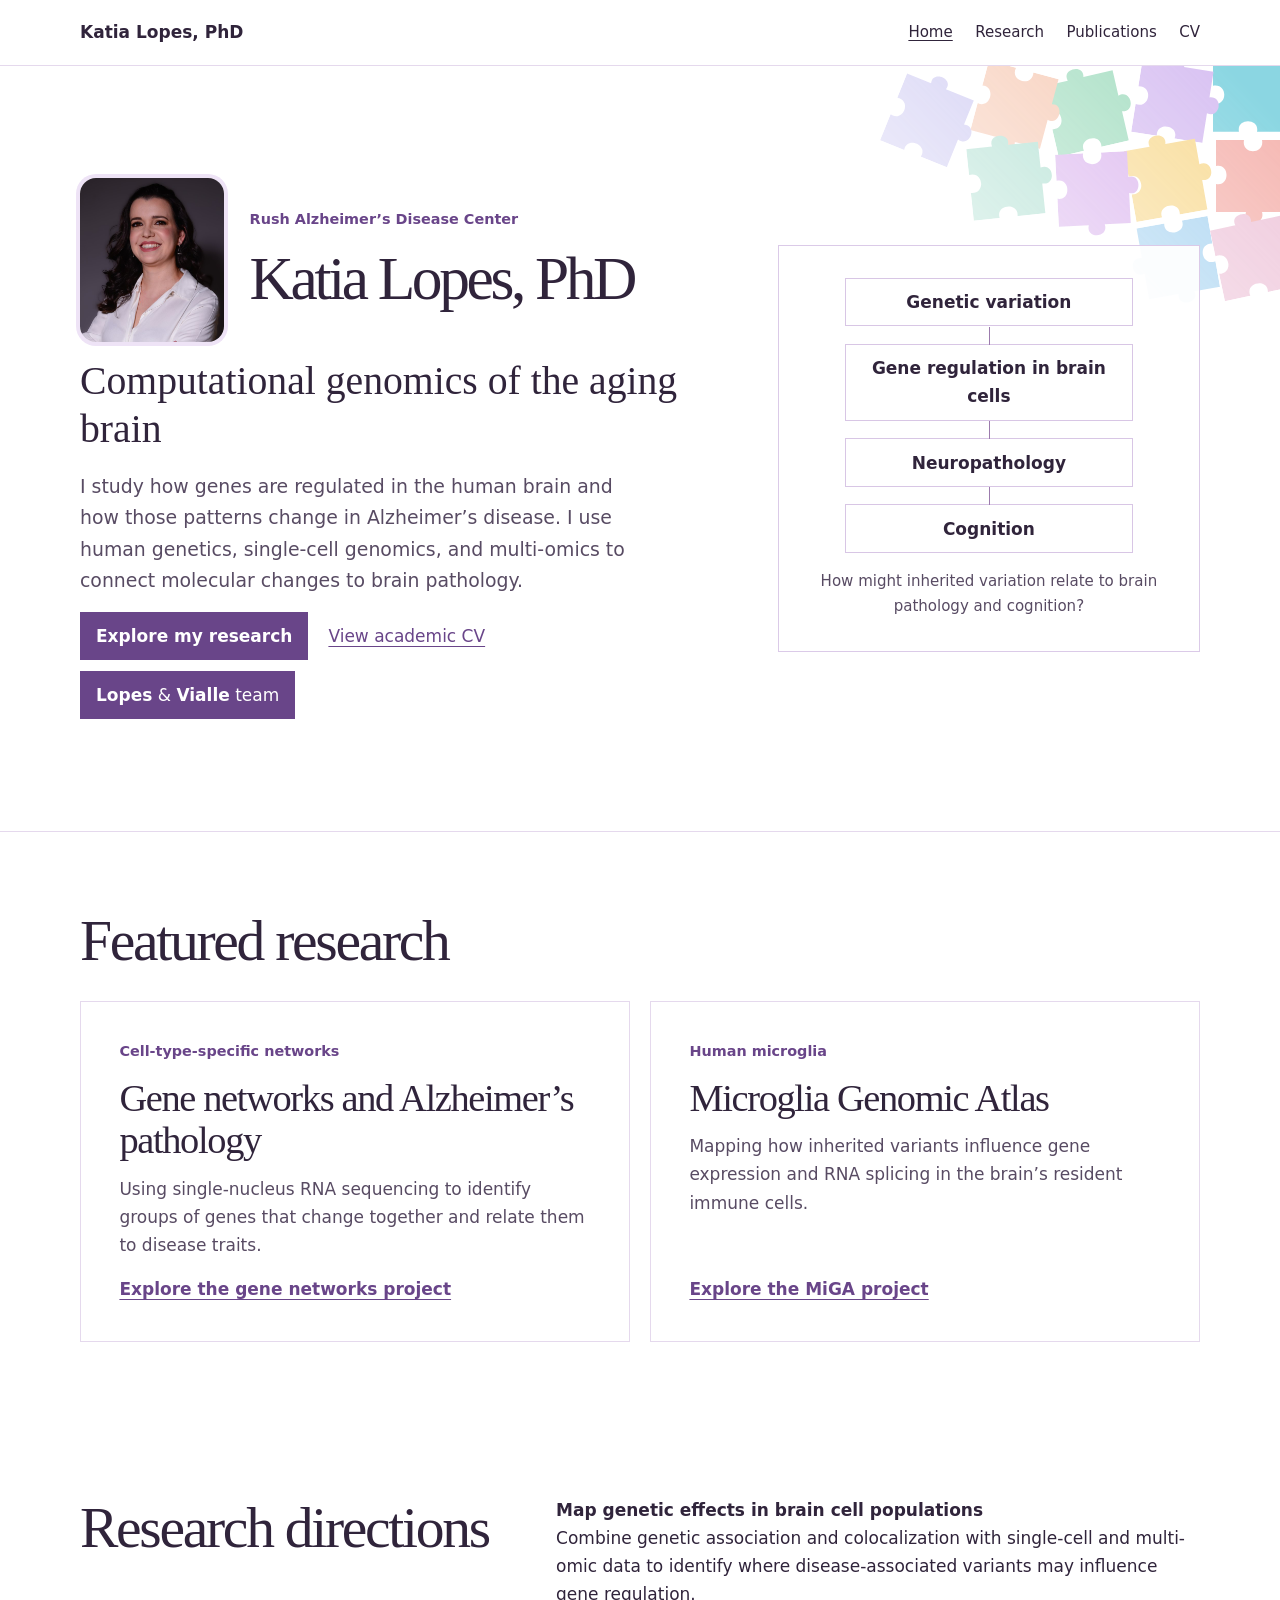
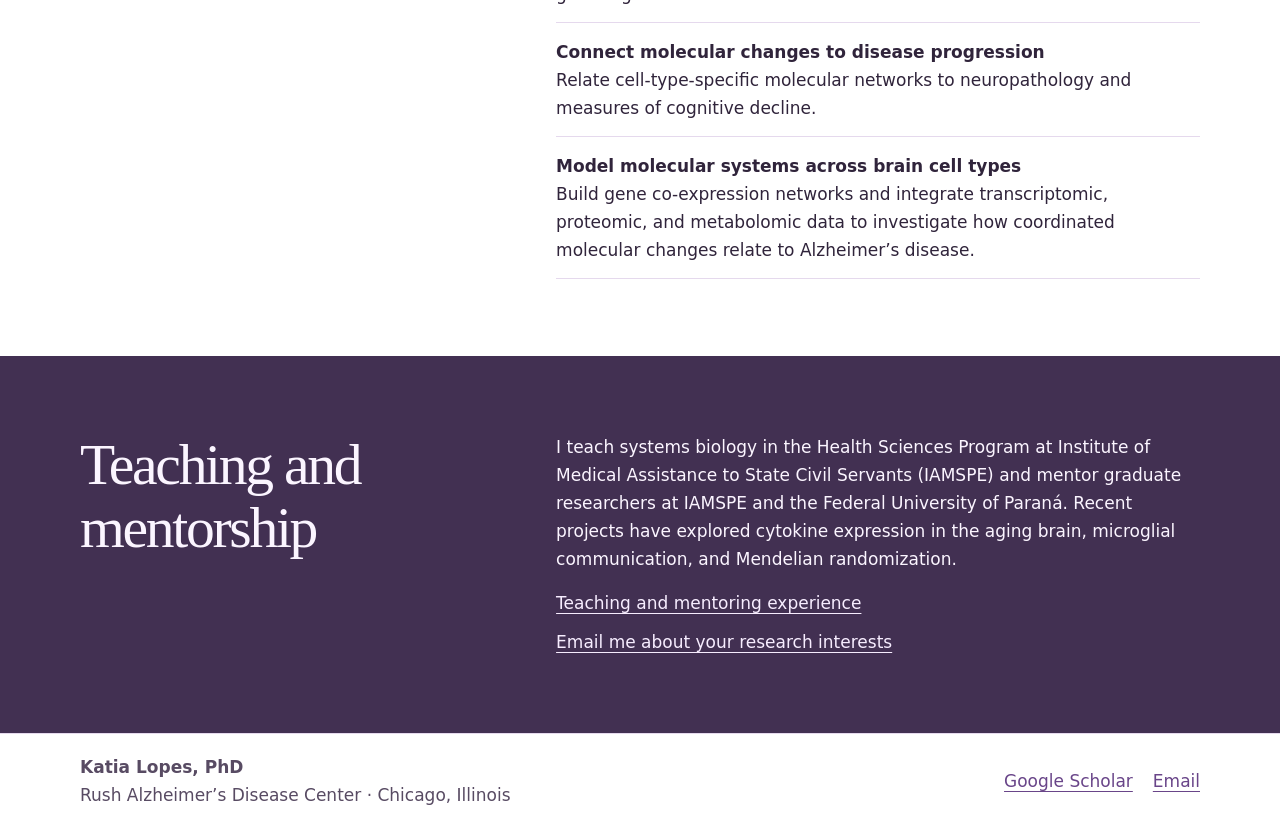
<file: index.html>
<!doctype html>
<html lang="en">
<head>
<meta charset="utf-8">
<meta name="viewport" content="width=device-width, initial-scale=1">
<meta name="description" content="Katia Lopes is a computational neuroscientist at Rush studying gene regulation, the aging brain, and Alzheimer’s disease.">
<title>Katia Lopes, PhD | Computational Genomics</title>
<link rel="stylesheet" href="style.css">
</head>
<body>
<a class="skip" href="#main">Skip to content</a><header><div class="wrap"><a class="brand" href="index.html">Katia Lopes, PhD</a><nav aria-label="Main navigation"><a href="index.html" aria-current="page">Home</a><a href="index.html#research">Research</a><a href="publications.html">Publications</a><a href="cv.html">CV</a></nav></div></header>
<main id="main">
<section class="hero"><div class="puzzle" aria-hidden="true"><i></i><i></i><i></i><i></i><i></i><i></i><i></i><i></i><i></i><i></i><i></i></div><div class="wrap hero-grid">
<div><div class="hero-identity"><img class="portrait" src="katia-lopes-portrait.jpg" width="560" height="640" alt="Portrait of Katia Lopes"><div><p class="kicker">Rush Alzheimer’s Disease Center</p><h1>Katia Lopes, PhD</h1></div></div>
<p class="hero-sub">Computational genomics of the aging brain</p>
<p class="intro">I study how genes are regulated in the human brain and how those patterns change in Alzheimer’s disease. I use human genetics, single-cell genomics, and multi-omics to connect molecular changes to brain pathology.</p>
<div class="links"><a class="button" href="#research">Explore my research</a><a href="cv.html">View academic CV</a><a class="button team-button" href="team.html"><strong>Lopes</strong> &amp; <strong>Vialle</strong> team</a></div></div>
<figure class="research-figure">
<div class="pathway"><span>Genetic variation</span><span>Gene regulation in brain cells</span><span>Neuropathology</span><span>Cognition</span></div>
<figcaption>How might inherited variation relate to brain pathology and cognition?</figcaption>
</figure>
</div></section>
<section class="band tinted" id="research"><div class="wrap"><h2>Featured research</h2>
<div class="projects">
<article class="card"><p class="kicker">Cell-type-specific networks</p><h3>Gene networks and Alzheimer’s pathology</h3><p>Using single-nucleus RNA sequencing to identify groups of genes that change together and relate them to disease traits.</p><a href="gene-networks.html">Explore the gene networks project</a></article>
<article class="card"><p class="kicker">Human microglia</p><h3>Microglia Genomic Atlas</h3><p>Mapping how inherited variants influence gene expression and RNA splicing in the brain’s resident immune cells.</p><a href="miga.html">Explore the MiGA project</a></article>
</div></div></section>
<section class="band" id="directions"><div class="wrap directions"><div><h2>Research directions</h2></div><ul>
<li><strong>Map genetic effects in brain cell populations</strong> Combine genetic association and colocalization with single-cell and multi-omic data to identify where disease-associated variants may influence gene regulation.</li>
<li><strong>Connect molecular changes to disease progression</strong> Relate cell-type-specific molecular networks to neuropathology and measures of cognitive decline.</li>
<li><strong>Model molecular systems across brain cell types</strong> Build gene co-expression networks and integrate transcriptomic, proteomic, and metabolomic data to investigate how coordinated molecular changes relate to Alzheimer’s disease.</li>
</ul></div></section>
<section class="band dark"><div class="wrap directions"><h2>Teaching and mentorship</h2><div><p>I teach systems biology in the Health Sciences Program at Institute of Medical Assistance to State Civil Servants (IAMSPE) and mentor graduate researchers at IAMSPE and the Federal University of Paraná. Recent projects have explored cytokine expression in the aging brain, microglial communication, and Mendelian randomization.</p><div class="links"><a href="cv.html#mentorship">Teaching and mentoring experience</a><a href="mailto:katiaplopes@gmail.com">Email me about your research interests</a></div></div></div></section>
</main>
<footer><div class="wrap"><div><strong>Katia Lopes, PhD</strong><br>Rush Alzheimer’s Disease Center · Chicago, Illinois</div><div class="links"><a href="https://scholar.google.com/citations?user=y2ttJsIAAAAJ&amp;hl=en">Google Scholar</a><a href="mailto:katiaplopes@gmail.com">Email</a></div></div></footer>
</body>
</html>
</file>
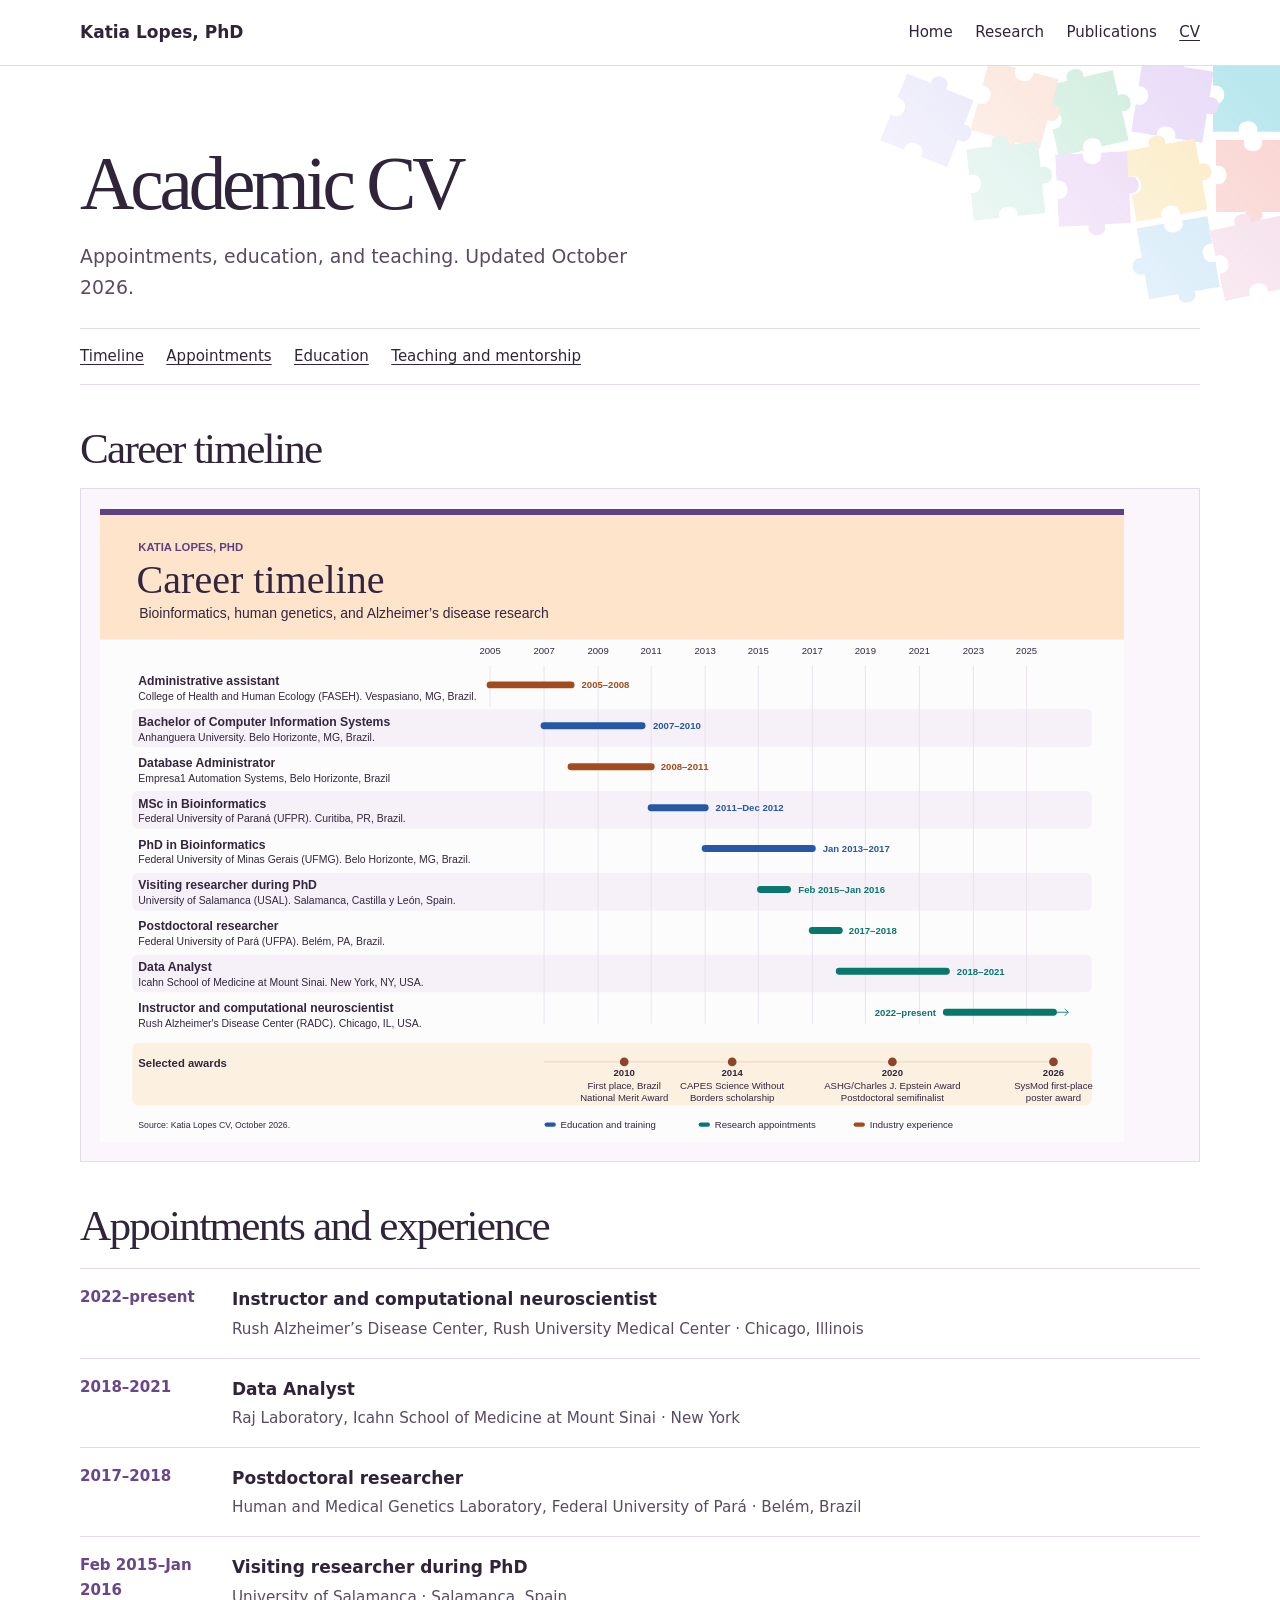
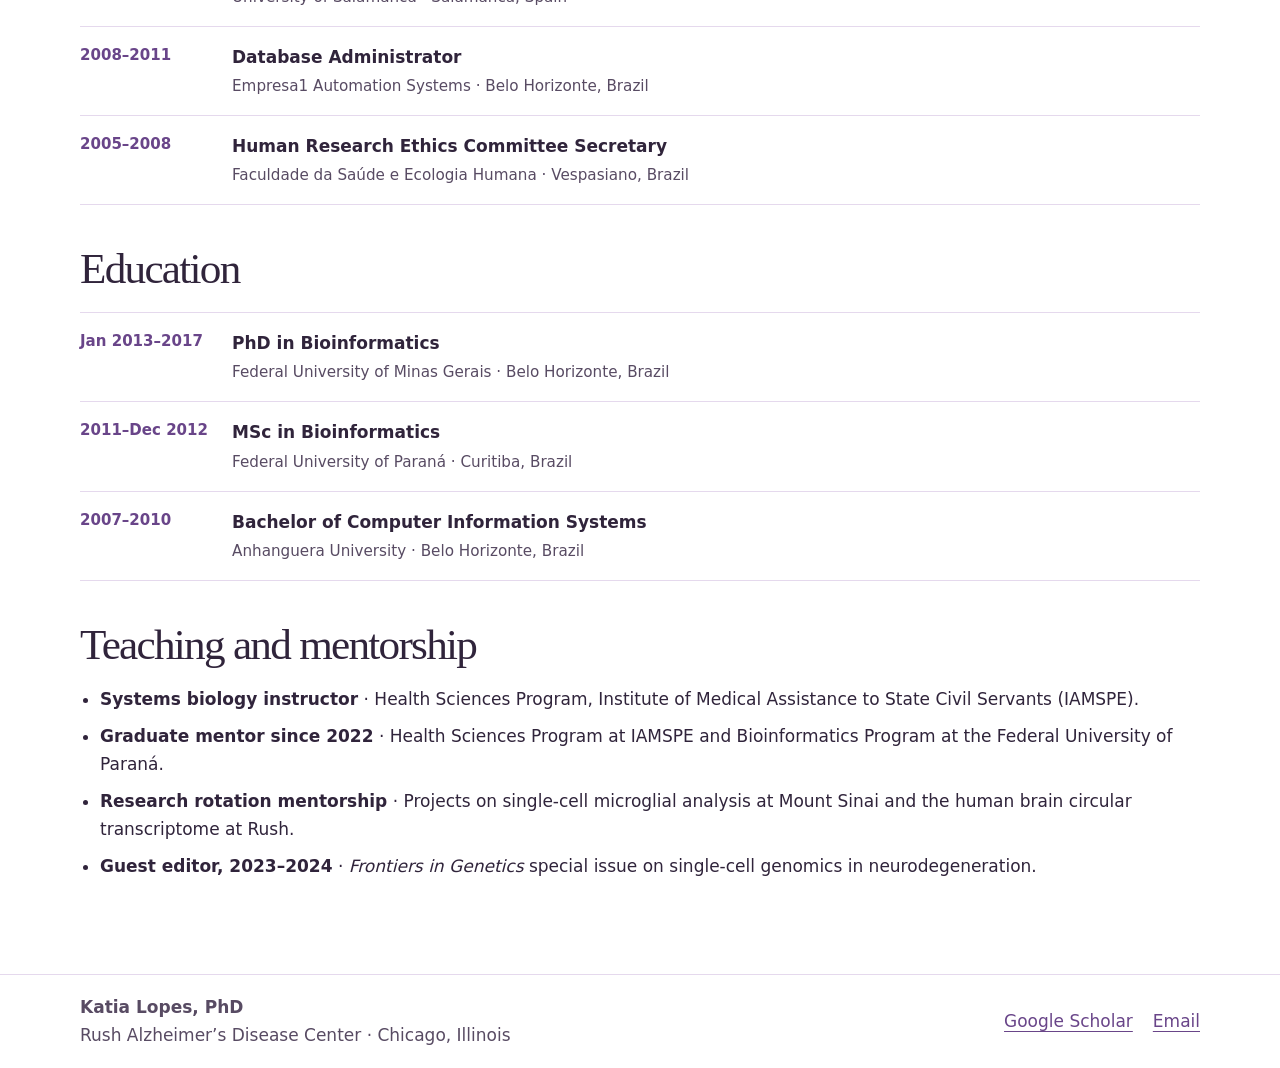
<file: cv.html>
<!doctype html>
<html lang="en">
<head>
<meta charset="utf-8">
<meta name="viewport" content="width=device-width, initial-scale=1">
<meta name="description" content="Career timeline, appointments, education, awards, teaching, and mentorship from Katia Lopes’s October 2026 CV.">
<title>Academic CV | Katia Lopes, PhD</title>
<link rel="stylesheet" href="style.css">
</head>
<body>
<a class="skip" href="#main">Skip to content</a><header><div class="wrap"><a class="brand" href="index.html">Katia Lopes, PhD</a><nav aria-label="Main navigation"><a href="index.html">Home</a><a href="index.html#research">Research</a><a href="publications.html">Publications</a><a href="cv.html" aria-current="page">CV</a></nav></div></header>
<main id="main">
<div class="puzzle page-puzzle" aria-hidden="true"><i></i><i></i><i></i><i></i><i></i><i></i><i></i><i></i><i></i><i></i><i></i></div>
<article class="wrap inner"><h1>Academic CV</h1><p class="intro">Appointments, education, and teaching. Updated October 2026.</p>
<nav class="jump" aria-label="On this page"><a href="#timeline">Timeline</a><a href="#appointments">Appointments</a><a href="#education">Education</a><a href="#mentorship">Teaching and mentorship</a></nav>
<section id="timeline" class="cv-section"><h2>Career timeline</h2>
<figure class="timeline"><img src="career-timeline.svg?v=visiting-dates" width="1176" height="727" alt="Career timeline and selected awards. Education is blue, research is teal, and industry is rust. Industry experience includes an administrative assistant role at FASEH in Vespasiano, Brazil, from 2005 to 2008. The MSc began about one month after the bachelor’s degree ended. It ended in December 2012, and the PhD began in January 2013. The visiting research appointment ran from February 2015 through January 2016. The Data Analyst and Instructor roles were consecutive."></figure></section>
<section id="appointments" class="cv-section"><h2>Appointments and experience</h2><ul class="record-list"><li><span class="date">2022–present</span><div><strong>Instructor and computational neuroscientist</strong><p>Rush Alzheimer’s Disease Center, Rush University Medical Center · Chicago, Illinois</p></div></li><li><span class="date">2018–2021</span><div><strong>Data Analyst</strong><p>Raj Laboratory, Icahn School of Medicine at Mount Sinai · New York</p></div></li><li><span class="date">2017–2018</span><div><strong>Postdoctoral researcher</strong><p>Human and Medical Genetics Laboratory, Federal University of Pará · Belém, Brazil</p></div></li><li><span class="date">Feb 2015–Jan 2016</span><div><strong>Visiting researcher during PhD</strong><p>University of Salamanca · Salamanca, Spain</p></div></li><li><span class="date">2008–2011</span><div><strong>Database Administrator</strong><p>Empresa1 Automation Systems · Belo Horizonte, Brazil</p></div></li><li><span class="date">2005–2008</span><div><strong>Human Research Ethics Committee Secretary</strong><p>Faculdade da Saúde e Ecologia Humana · Vespasiano, Brazil</p></div></li></ul></section>
<section id="education" class="cv-section"><h2>Education</h2><ul class="record-list"><li><span class="date">Jan 2013–2017</span><div><strong>PhD in Bioinformatics</strong><p>Federal University of Minas Gerais · Belo Horizonte, Brazil</p></div></li><li><span class="date">2011–Dec 2012</span><div><strong>MSc in Bioinformatics</strong><p>Federal University of Paraná · Curitiba, Brazil</p></div></li><li><span class="date">2007–2010</span><div><strong>Bachelor of Computer Information Systems</strong><p>Anhanguera University · Belo Horizonte, Brazil</p></div></li></ul></section>
<section id="mentorship" class="cv-section"><h2>Teaching and mentorship</h2>
<ul class="plain-list"><li><strong>Systems biology instructor</strong> · Health Sciences Program, Institute of Medical Assistance to State Civil Servants (IAMSPE).</li>
<li><strong>Graduate mentor since 2022</strong> · Health Sciences Program at IAMSPE and Bioinformatics Program at the Federal University of Paraná.</li>
<li><strong>Research rotation mentorship</strong> · Projects on single-cell microglial analysis at Mount Sinai and the human brain circular transcriptome at Rush.</li>
<li><strong>Guest editor, 2023–2024</strong> · <em>Frontiers in Genetics</em> special issue on single-cell genomics in neurodegeneration.</li></ul></section>
</article></main>
<footer><div class="wrap"><div><strong>Katia Lopes, PhD</strong><br>Rush Alzheimer’s Disease Center · Chicago, Illinois</div><div class="links"><a href="https://scholar.google.com/citations?user=y2ttJsIAAAAJ&amp;hl=en">Google Scholar</a><a href="mailto:katiaplopes@gmail.com">Email</a></div></div></footer>
</body>
</html>
</file>
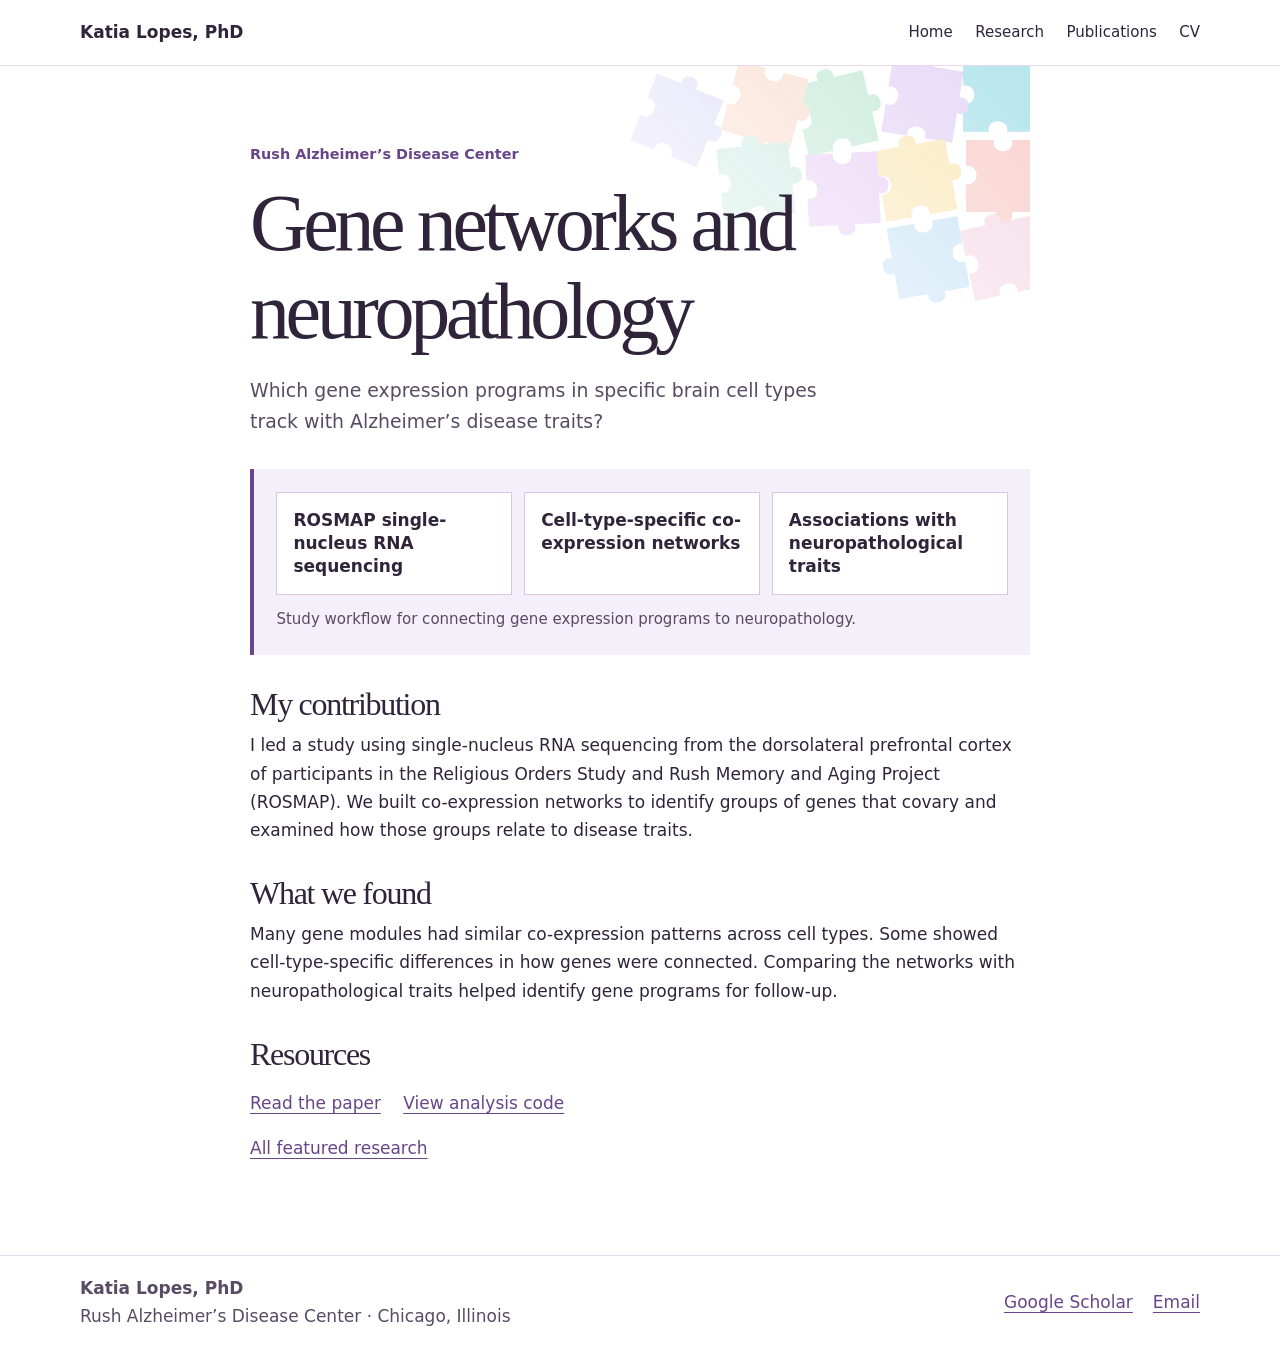
<file: gene-networks.html>
<!doctype html>
<html lang="en">
<head>
<meta charset="utf-8">
<meta name="viewport" content="width=device-width, initial-scale=1">
<meta name="description" content="Which gene expression programs in specific brain cell types track with Alzheimer’s disease traits?">
<title>Gene networks and neuropathology | Katia Lopes</title>
<link rel="stylesheet" href="style.css">
</head>
<body>
<a class="skip" href="#main">Skip to content</a><header><div class="wrap"><a class="brand" href="index.html">Katia Lopes, PhD</a><nav aria-label="Main navigation"><a href="index.html">Home</a><a href="index.html#research">Research</a><a href="publications.html">Publications</a><a href="cv.html">CV</a></nav></div></header>
<main id="main" class="wrap detail band">
<div class="puzzle page-puzzle" aria-hidden="true"><i></i><i></i><i></i><i></i><i></i><i></i><i></i><i></i><i></i><i></i><i></i></div>
<p class="kicker">Rush Alzheimer’s Disease Center</p>
<h1>Gene networks and neuropathology</h1>
<p class="intro">Which gene expression programs in specific brain cell types track with Alzheimer’s disease traits?</p>
<figure><ol class="steps"><li>ROSMAP single-nucleus RNA sequencing</li><li>Cell-type-specific co-expression networks</li><li>Associations with neuropathological traits</li></ol><figcaption>Study workflow for connecting gene expression programs to neuropathology.</figcaption></figure>
<h2>My contribution</h2><p>I led a study using single-nucleus RNA sequencing from the dorsolateral prefrontal cortex of participants in the Religious Orders Study and Rush Memory and Aging Project (ROSMAP). We built co-expression networks to identify groups of genes that covary and examined how those groups relate to disease traits.</p>
<h2>What we found</h2><p>Many gene modules had similar co-expression patterns across cell types. Some showed cell-type-specific differences in how genes were connected. Comparing the networks with neuropathological traits helped identify gene programs for follow-up.</p>
<h2>Resources</h2><ul class="resources"><li><a href="https://doi.org/10.1186/s40478-025-02143-4">Read the paper</a></li><li><a href="https://github.com/RushAlz/sn_networks_ROSMAP">View analysis code</a></li></ul>
<p><a href="index.html#research">All featured research</a></p></main>
<footer><div class="wrap"><div><strong>Katia Lopes, PhD</strong><br>Rush Alzheimer’s Disease Center · Chicago, Illinois</div><div class="links"><a href="https://scholar.google.com/citations?user=y2ttJsIAAAAJ&amp;hl=en">Google Scholar</a><a href="mailto:katiaplopes@gmail.com">Email</a></div></div></footer>
</body></html>
</file>
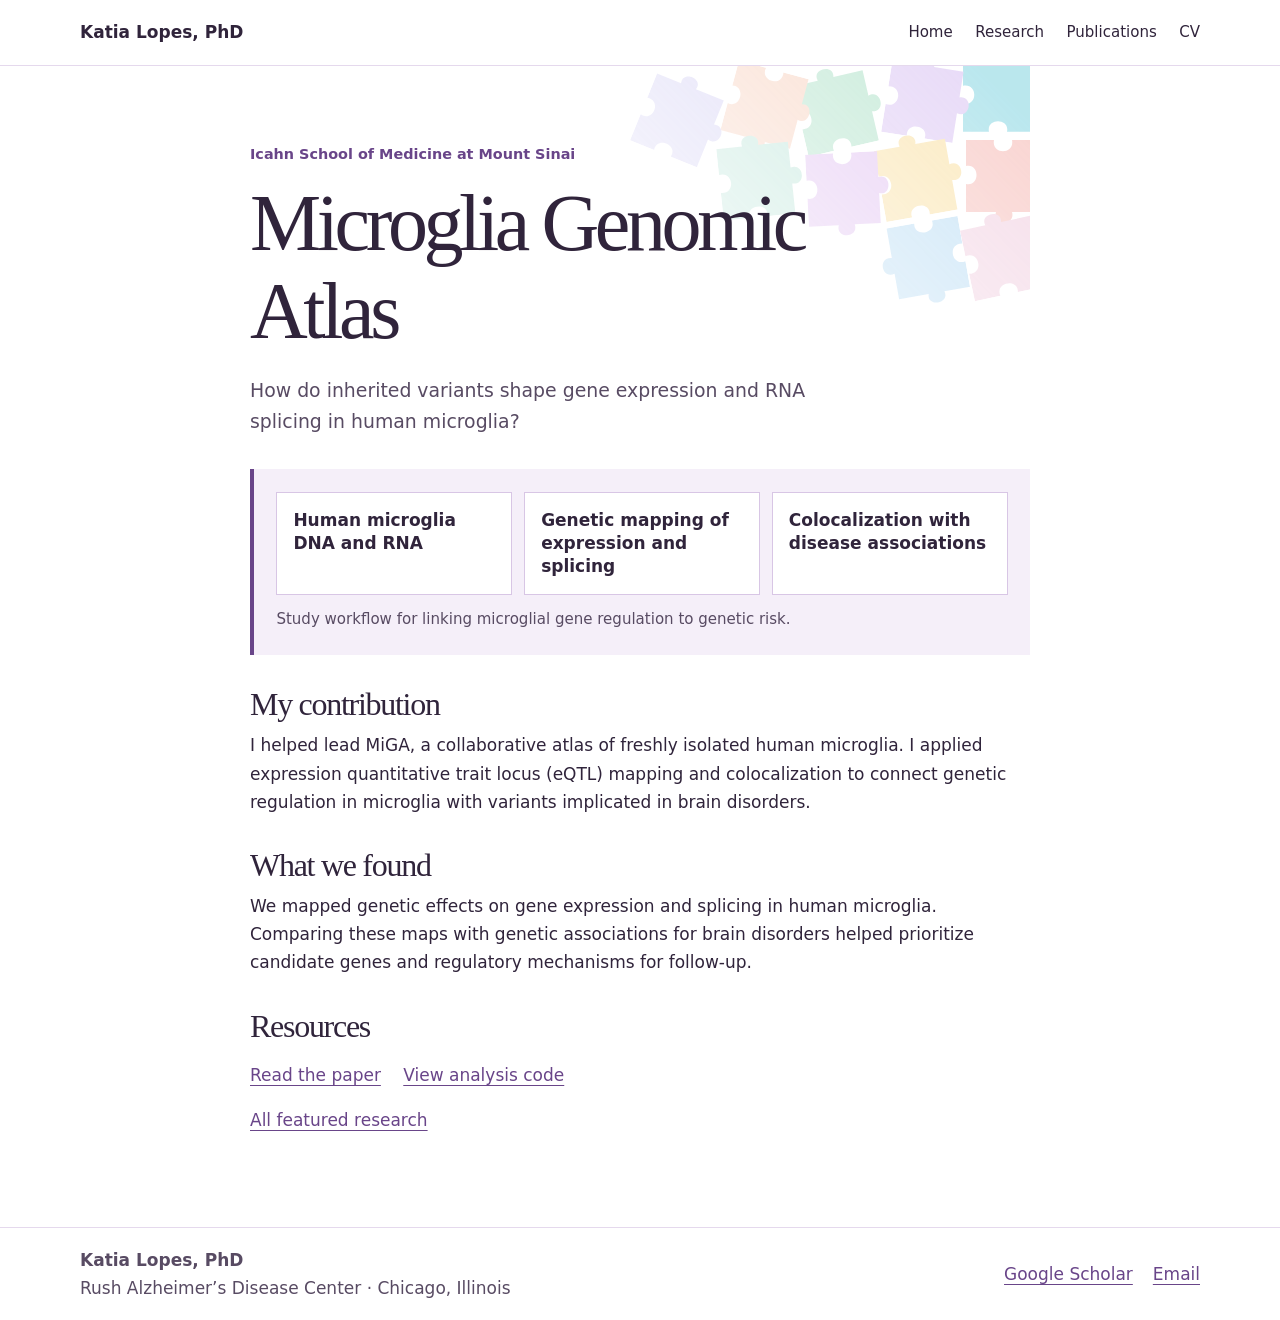
<file: miga.html>
<!doctype html>
<html lang="en">
<head>
<meta charset="utf-8">
<meta name="viewport" content="width=device-width, initial-scale=1">
<meta name="description" content="How do inherited variants shape gene expression and RNA splicing in human microglia?">
<title>Microglia Genomic Atlas | Katia Lopes</title>
<link rel="stylesheet" href="style.css">
</head>
<body>
<a class="skip" href="#main">Skip to content</a><header><div class="wrap"><a class="brand" href="index.html">Katia Lopes, PhD</a><nav aria-label="Main navigation"><a href="index.html">Home</a><a href="index.html#research">Research</a><a href="publications.html">Publications</a><a href="cv.html">CV</a></nav></div></header>
<main id="main" class="wrap detail band">
<div class="puzzle page-puzzle" aria-hidden="true"><i></i><i></i><i></i><i></i><i></i><i></i><i></i><i></i><i></i><i></i><i></i></div>
<p class="kicker">Icahn School of Medicine at Mount Sinai</p>
<h1>Microglia Genomic Atlas</h1>
<p class="intro">How do inherited variants shape gene expression and RNA splicing in human microglia?</p>
<figure><ol class="steps"><li>Human microglia DNA and RNA</li><li>Genetic mapping of expression and splicing</li><li>Colocalization with disease associations</li></ol><figcaption>Study workflow for linking microglial gene regulation to genetic risk.</figcaption></figure>
<h2>My contribution</h2><p>I helped lead MiGA, a collaborative atlas of freshly isolated human microglia. I applied expression quantitative trait locus (eQTL) mapping and colocalization to connect genetic regulation in microglia with variants implicated in brain disorders.</p>
<h2>What we found</h2><p>We mapped genetic effects on gene expression and splicing in human microglia. Comparing these maps with genetic associations for brain disorders helped prioritize candidate genes and regulatory mechanisms for follow-up.</p>
<h2>Resources</h2><ul class="resources"><li><a href="https://doi.org/10.1038/s41588-021-00976-y">Read the paper</a></li><li><a href="https://github.com/RajLabMSSM/MiGA_public_release">View analysis code</a></li></ul>
<p><a href="index.html#research">All featured research</a></p></main>
<footer><div class="wrap"><div><strong>Katia Lopes, PhD</strong><br>Rush Alzheimer’s Disease Center · Chicago, Illinois</div><div class="links"><a href="https://scholar.google.com/citations?user=y2ttJsIAAAAJ&amp;hl=en">Google Scholar</a><a href="mailto:katiaplopes@gmail.com">Email</a></div></div></footer>
</body></html>
</file>
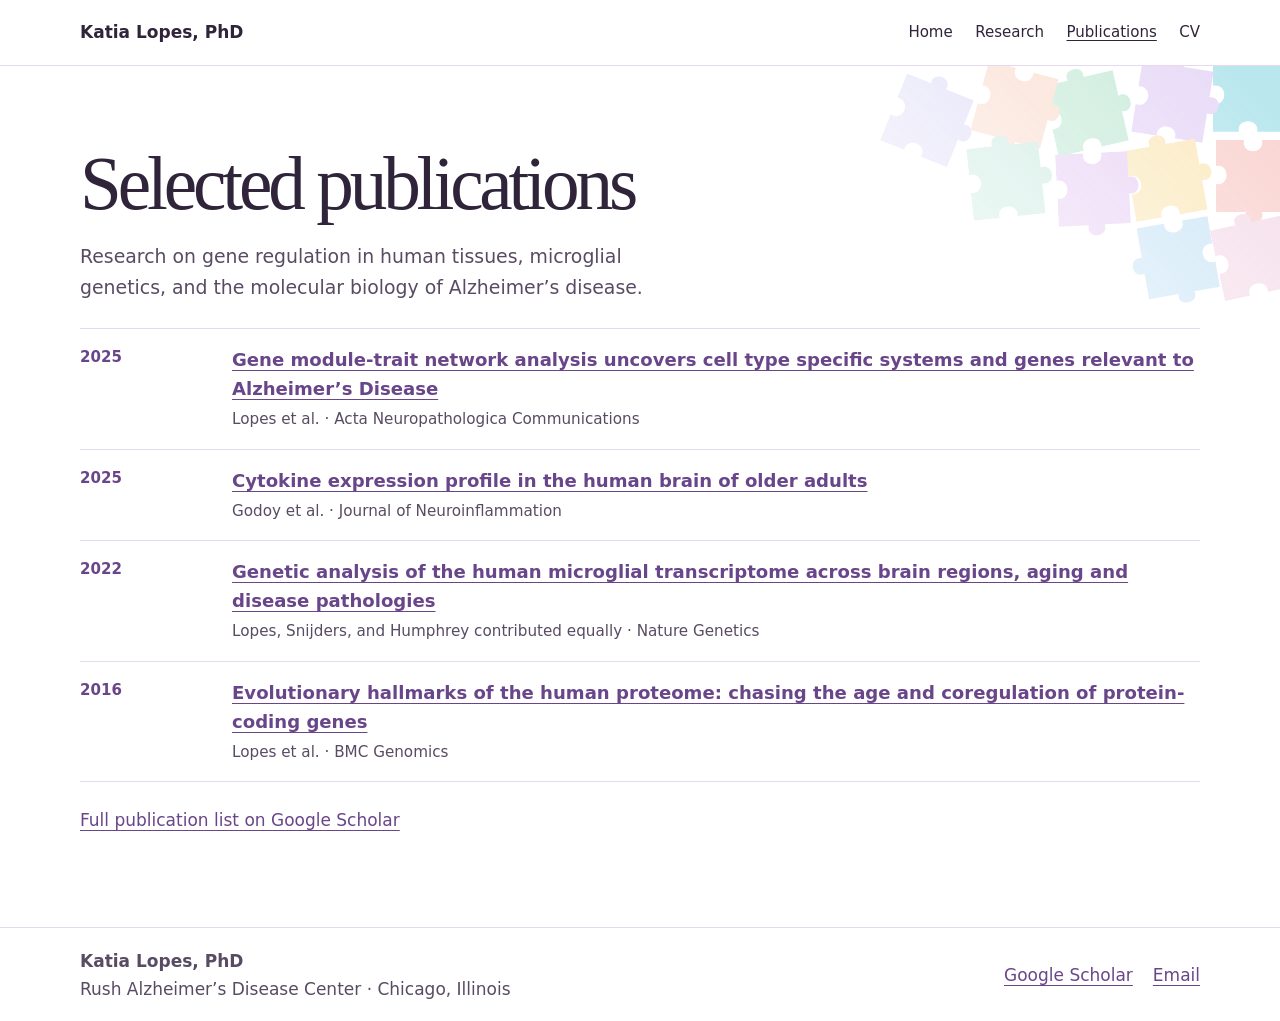
<file: publications.html>
<!doctype html>
<html lang="en">
<head>
<meta charset="utf-8">
<meta name="viewport" content="width=device-width, initial-scale=1">
<meta name="description" content="Selected publications by Katia Lopes on Alzheimer’s disease, human microglia, and evolutionary genomics.">
<title>Publications | Katia Lopes, PhD</title>
<link rel="stylesheet" href="style.css">
</head>
<body>
<a class="skip" href="#main">Skip to content</a><header><div class="wrap"><a class="brand" href="index.html">Katia Lopes, PhD</a><nav aria-label="Main navigation"><a href="index.html">Home</a><a href="index.html#research">Research</a><a href="publications.html" aria-current="page">Publications</a><a href="cv.html">CV</a></nav></div></header>
<main id="main">
<div class="puzzle page-puzzle" aria-hidden="true"><i></i><i></i><i></i><i></i><i></i><i></i><i></i><i></i><i></i><i></i><i></i></div>
<section class="wrap inner"><h1>Selected publications</h1><p class="intro">Research on gene regulation in human tissues, microglial genetics, and the molecular biology of Alzheimer’s disease.</p>
<ol class="record-list"><li><span class="date">2025</span><div><a class="paper" href="https://doi.org/10.1186/s40478-025-02143-4">Gene module-trait network analysis uncovers cell type specific systems and genes relevant to Alzheimer’s Disease</a><p>Lopes et al. · Acta Neuropathologica Communications</p></div></li><li><span class="date">2025</span><div><a class="paper" href="https://doi.org/10.1186/s12974-025-03552-x">Cytokine expression profile in the human brain of older adults</a><p>Godoy et al. · Journal of Neuroinflammation</p></div></li><li><span class="date">2022</span><div><a class="paper" href="https://doi.org/10.1038/s41588-021-00976-y">Genetic analysis of the human microglial transcriptome across brain regions, aging and disease pathologies</a><p>Lopes, Snijders, and Humphrey contributed equally · Nature Genetics</p></div></li><li><span class="date">2016</span><div><a class="paper" href="https://doi.org/10.1186/s12864-016-3062-y">Evolutionary hallmarks of the human proteome: chasing the age and coregulation of protein-coding genes</a><p>Lopes et al. · BMC Genomics</p></div></li></ol><p><a href="https://scholar.google.com/citations?user=y2ttJsIAAAAJ&amp;hl=en">Full publication list on Google Scholar</a></p></section></main>
<footer><div class="wrap"><div><strong>Katia Lopes, PhD</strong><br>Rush Alzheimer’s Disease Center · Chicago, Illinois</div><div class="links"><a href="https://scholar.google.com/citations?user=y2ttJsIAAAAJ&amp;hl=en">Google Scholar</a><a href="mailto:katiaplopes@gmail.com">Email</a></div></div></footer>
</body>
</html>
</file>
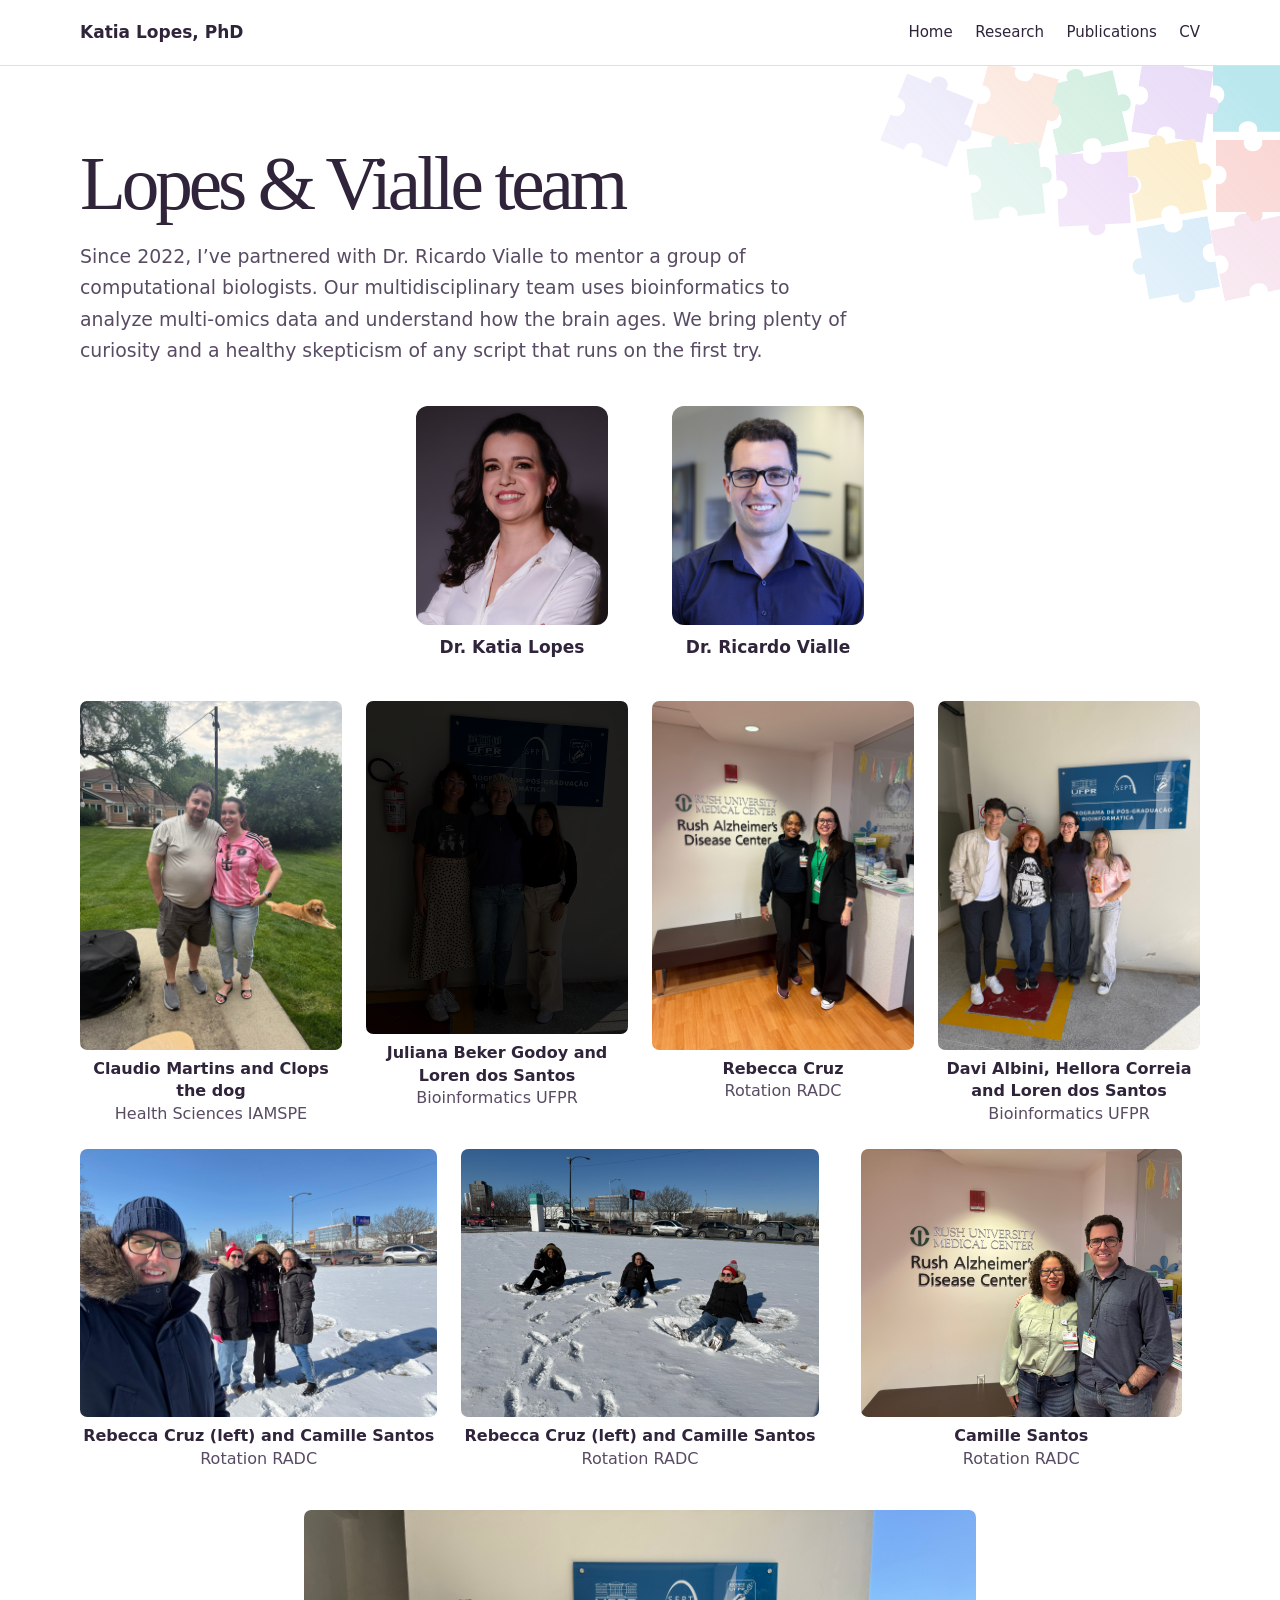
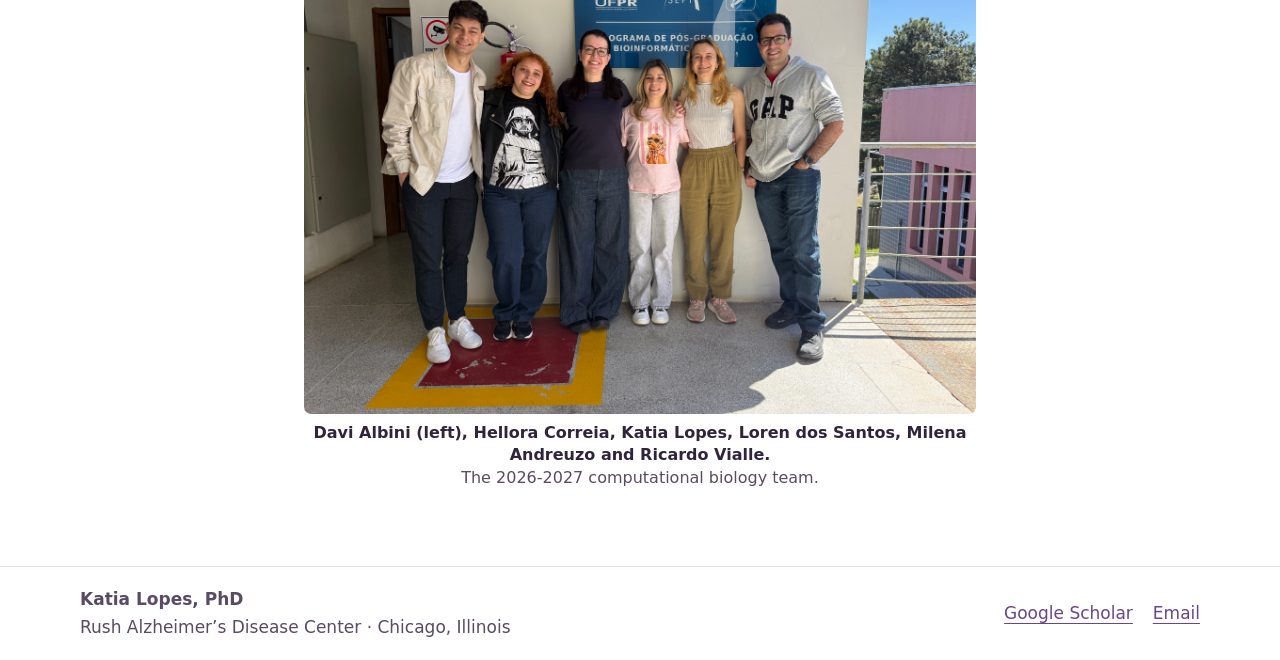
<file: team.html>
<!doctype html>
<html lang="en">
<head>
<meta charset="utf-8">
<meta name="viewport" content="width=device-width, initial-scale=1">
<meta name="description" content="Meet the computational biology team led by Katia Lopes and Ricardo Vialle.">
<title>Lopes &amp; Vialle team | Katia Lopes, PhD</title>
<link rel="stylesheet" href="style.css?v=f089662">
</head>
<body>
<a class="skip" href="#main">Skip to content</a><header><div class="wrap"><a class="brand" href="index.html">Katia Lopes, PhD</a><nav aria-label="Main navigation"><a href="index.html">Home</a><a href="index.html#research">Research</a><a href="publications.html">Publications</a><a href="cv.html">CV</a></nav></div></header>
<main id="main">
<div class="puzzle page-puzzle" aria-hidden="true"><i></i><i></i><i></i><i></i><i></i><i></i><i></i><i></i><i></i><i></i><i></i></div>
  <section class="wrap inner">
    <h1>Lopes &amp; Vialle team</h1>
    <p class="intro team-intro">Since 2022, I’ve partnered with Dr. Ricardo Vialle to mentor a group of computational biologists. Our multidisciplinary team uses bioinformatics to analyze multi-omics data and understand how the brain ages. We bring plenty of curiosity and a healthy skepticism of any script that runs on the first try.</p>
    <div class="team-leads">
      <div class="team-lead">
        <img src="katia-lopes-portrait.jpg" alt="">
        <p>Dr. Katia Lopes</p>
      </div>
      <div class="team-lead">
        <img src="Ricardo_MS.JPG" alt="">
        <p>Dr. Ricardo Vialle</p>
      </div>
    </div>
    <ul class="student-photos" aria-label="Student photos">
    <li>
      <figure>
        <img src="Claudio.jpg" alt="" loading="lazy">
        <figcaption><strong>Claudio Martins and Clops the dog</strong><span>Health Sciences IAMSPE</span></figcaption>
      </figure>
    </li>
    <li>
      <figure>
        <img src="Bio1.png" alt="" loading="lazy">
        <figcaption><strong>Juliana Beker Godoy and Loren dos Santos</strong><span>Bioinformatics UFPR</span></figcaption>
      </figure>
    </li>
    <li>
      <figure>
        <img src="RADC3.jpg" alt="" loading="lazy">
        <figcaption><strong>Rebecca Cruz</strong><span>Rotation RADC</span></figcaption>
      </figure>
    </li>
    <li>
      <figure>
        <img src="Bio4.jpg" alt="" loading="lazy">
        <figcaption><strong>Davi Albini, Hellora Correia and Loren dos Santos</strong><span>Bioinformatics UFPR</span></figcaption>
      </figure>
    </li>
    <li>
      <figure>
        <img src="Neve1.jpg" alt="" loading="lazy">
        <figcaption><strong>Rebecca Cruz (left) and Camille Santos</strong><span>Rotation RADC</span></figcaption>
      </figure>
    </li>
    <li>
      <figure>
        <img src="Neve2.jpg" alt="" loading="lazy">
        <figcaption><strong>Rebecca Cruz (left) and Camille Santos</strong><span>Rotation RADC</span></figcaption>
      </figure>
    </li>
    <li>
      <figure>
        <img class="student-photo-side-crop" src="RADC1.jpg" alt="" loading="lazy">
        <figcaption><strong>Camille Santos</strong><span>Rotation RADC</span></figcaption>
      </figure>
    </li>
    </ul>
    <figure class="team-group-photo">
      <img src="Bio5.jpg" alt="" loading="lazy">
      <figcaption><strong>Davi Albini (left), Hellora Correia, Katia Lopes, Loren dos Santos, Milena Andreuzo and Ricardo Vialle.</strong><span>The 2026-2027 computational biology team.</span></figcaption>
    </figure>
  </section>
</main>
<footer><div class="wrap"><div><strong>Katia Lopes, PhD</strong><br>Rush Alzheimer’s Disease Center · Chicago, Illinois</div><div class="links"><a href="https://scholar.google.com/citations?user=y2ttJsIAAAAJ&amp;hl=en">Google Scholar</a><a href="mailto:katiaplopes@gmail.com">Email</a></div></div></footer>
</body>
</html>
</file>
<file: style.css>
:root { color-scheme: light; --paper:#fafaf7; --ink:#122726; --soft:#465b58; --accent:#126053; --line:#d7e0d9; --dark:#132d2a; }
* { box-sizing:border-box; }
body { margin:0; background:var(--paper); color:var(--ink); font:1.0625rem/1.65 system-ui,sans-serif; }
a { color:var(--accent); text-underline-offset:.22em; }
a:hover { text-decoration-thickness:.15em; }
a:focus-visible { outline:2px solid #ba6b22; outline-offset:5px; }
.wrap { width:min(1120px,calc(100% - 3rem)); margin-inline:auto; }
header { border-bottom:1px solid var(--line); }
header .wrap, footer .wrap { display:flex; justify-content:space-between; align-items:center; gap:1.2rem; padding-block:1.15rem; }
.brand { color:var(--ink); font-weight:750; text-decoration:none; }
nav { display:flex; gap:1.4rem; flex-wrap:wrap; font-size:.94rem; }
nav a { color:var(--ink); }
h1,h2,h3 { font-family:Georgia,serif; font-weight:500; line-height:1.1; margin:0; }
h1 { font-size:clamp(3rem,7vw,6rem); letter-spacing:-.055em; max-width:13ch; }
h2 { font-size:clamp(2.1rem,4.5vw,3.7rem); letter-spacing:-.04em; }
h3 { font-size:clamp(1.65rem,3vw,2.6rem); letter-spacing:-.035em; }
p { margin:0 0 1rem; }
.hero { padding-block:clamp(3.5rem,9vw,7rem); }
.hero-grid { display:grid; grid-template-columns:1.28fr 1fr; gap:clamp(2rem,6vw,6rem); align-items:end; }
.intro { color:var(--soft); max-width:36rem; font-size:1.18rem; }
.kicker { font-size:.9rem; color:var(--accent); font-weight:700; margin-bottom:.8rem; }
.dark { background:var(--dark); color:#fbf5ff; }
.band { padding-block:clamp(2.8rem,6vw,5.4rem); }
.projects { display:grid; grid-template-columns:1fr 1fr; gap:1.25rem; margin-top:1.8rem; }
.card { background:#edf4eb; color:var(--ink); padding:clamp(1.35rem,3vw,2.4rem); display:flex; flex-direction:column; min-height:17rem; }
.card:nth-child(2) { background:#e6efed; }
.card p:not(.kicker) { color:var(--soft); margin-top:.85rem; }
.card a { align-self:start; margin-top:auto; font-weight:700; }
.directions { display:grid; grid-template-columns:1fr 1.45fr; gap:2rem; }
.directions ul { margin:0; padding:0; list-style:none; }
.directions li { padding:.9rem 0; border-bottom:1px solid var(--line); }
.directions li:first-child { padding-top:0; }
.directions strong { display:block; }
.publications { border-top:1px solid var(--line); }
.publications ul { margin:1.25rem 0 0; padding-left:1.2rem; }
.publications li { margin-bottom:.6rem; }
footer { border-top:1px solid var(--line); color:var(--soft); }
.detail { max-width:780px; }
.detail h1 { max-width:17ch; font-size:clamp(2.8rem,7vw,5rem); }
.detail h2 { font-size:2rem; margin:2rem 0 .6rem; }
.detail .intro { margin-top:1.25rem; }
figure { margin:2rem 0; padding:1.4rem; background:#f5eff9; border-left:4px solid var(--accent); }
.steps { display:grid; grid-template-columns:repeat(3,1fr); gap:.75rem; list-style:none; padding:0; margin:0 0 .8rem; }
.steps li { padding:1rem; border:1px solid #d8c6e5; background:#fff; font-weight:650; line-height:1.35; }
figcaption { color:var(--soft); font-size:.94rem; }
.resources { display:flex; flex-wrap:wrap; gap:.65rem 1.4rem; list-style:none; padding:0; }
@media (max-width:690px) {
  .hero-grid,.projects,.directions,.steps { grid-template-columns:1fr; }
  header .wrap,footer .wrap { align-items:flex-start; flex-direction:column; gap:.5rem; }
  .wrap { width:calc(100% - 2rem); }
  .card { min-height:0; }
}

/* Academic portfolio layout */
:root { --paper:#fbfaf6; --ink:#30243b; --soft:#584b63; --accent:#694589; --line:#e5d9ed; --dark:#423052; }
.skip { position:absolute; left:1rem; top:-6rem; background:white; padding:.6rem 1rem; z-index:2; }
.skip:focus { top:1rem; }
header nav a { text-decoration:none; }
header nav a:hover, header nav a[aria-current="page"] { text-decoration:underline; }
.hero { border-bottom:1px solid var(--line); }
.hero-grid { grid-template-columns:1.25fr .85fr; align-items:center; gap:clamp(2rem,6vw,5.4rem); }
.hero h1 { max-width:none; }
.hero-sub { font:clamp(1.55rem,3.1vw,2.5rem)/1.2 Georgia,serif; margin:.7rem 0 1.1rem; }
.links { display:flex; gap:.7rem 1.25rem; flex-wrap:wrap; align-items:center; }
.button { background:var(--accent); color:#fff; font-weight:700; padding:.62rem 1rem; text-decoration:none; }
.button:hover { background:#513567; }
.research-figure { margin:0; padding:clamp(1rem,3vw,2rem); border:1px solid #dbcae8; background:#eaf1e6; }
.pathway { display:grid; justify-items:center; }
.pathway span { background:#fff; border:1px solid #d8c6e5; color:var(--ink); padding:.58rem 1rem; text-align:center; width:min(100%, 18rem); font-weight:650; }
.pathway span + span { margin-top:1.1rem; position:relative; }
.pathway span + span::before { content:""; position:absolute; width:1px; height:1.15rem; left:50%; bottom:100%; background:#9c7bad; }
.research-figure figcaption { margin-top:1rem; text-align:center; }
.tinted { background:#eef3ec; }
.card,.card:nth-child(2) { border:1px solid var(--line); background:var(--paper); }
.dark a { color:#f7edff; }
.inner { padding-block:clamp(2.7rem,6vw,5.3rem); }
.inner h1 { font-size:clamp(2.7rem,6vw,4.7rem); max-width:none; }
.inner > .intro { margin:1rem 0 1.5rem; }
.record-list { list-style:none; padding:0; margin:1.2rem 0 1.5rem; }
.record-list li { display:grid; grid-template-columns:8.5rem minmax(0,1fr); gap:1rem; padding:1rem 0; border-top:1px solid var(--line); }
.record-list li:last-child { border-bottom:1px solid var(--line); }
.record-list p { margin:.2rem 0 0; color:var(--soft); font-size:.95rem; }
.date { font-size:.94rem; font-weight:700; color:var(--accent); }
.paper { font-size:1.13rem; font-weight:660; }
.resource-grid { display:grid; grid-template-columns:repeat(2,minmax(0,1fr)); gap:1rem; margin-top:2rem; }
.resource { padding:1.4rem; background:#eef3ec; border:1px solid var(--line); }
.resource h2 { font-size:2rem; margin-bottom:.75rem; }
.resource ul,.plain-list { padding-left:1.25rem; }
.resource li,.plain-list li { margin-top:.55rem; }
.jump { padding-block:.95rem; border-block:1px solid var(--line); }
.cv-section { margin-top:2.5rem; }
.cv-section h2 { font-size:clamp(1.85rem,4vw,2.7rem); }
.timeline { border:1px solid var(--line); background:#faf6fc; margin:1rem 0 0; padding:clamp(.45rem,2vw,1.2rem); }
.timeline img { display:block; width:min(100%,64rem); height:auto; }
.timeline figcaption { padding:.6rem .25rem .2rem; }
@media (max-width:690px) {
  .hero-grid,.resource-grid { grid-template-columns:1fr; }
  .hero h1 { font-size:clamp(2.7rem,10vw,4.1rem); }
  header nav,.jump { gap:.65rem 1rem; }
  .record-list li { grid-template-columns:1fr; gap:.2rem; }
}

:root { --paper:#fff; }
.hero { position:relative; overflow:hidden; }
.hero > .wrap { position:relative; }
.tinted { background:#fff; }
.puzzle { position:absolute; inset:-28px -26px auto auto; width:540px; height:360px; pointer-events:none; opacity:.61; mask-image:linear-gradient(226deg,#000 12%,transparent 90%); }
.puzzle i { position:absolute; width:100px; height:100px; clip-path:path("M 12 12 H 38 C 34 -1 58 -1 54 12 H 84 V 38 C 98 34 98 58 84 54 V 84 H 56 C 59 70 35 70 38 84 H 12 V 56 C 27 59 27 35 12 38 Z"); }
.puzzle i:nth-child(1) { right:5px; top:10px; background:#42bdd0; }
.puzzle i:nth-child(2) { right:82px; top:16px; background:#c09bea; transform:rotate(9deg); }
.puzzle i:nth-child(3) { right:6px; top:90px; background:#ef8c84; transform:rotate(90deg); }
.puzzle i:nth-child(4) { right:88px; top:94px; background:#f4c658; transform:rotate(-10deg); }
.puzzle i:nth-child(5) { right:168px; top:27px; background:#6ec99c; transform:rotate(-13deg); }
.research-figure { background:#ffffffed; }

.puzzle i:nth-child(6) { right:165px; top:103px; background:#c68be4; transform:rotate(87deg); }
.puzzle i:nth-child(7) { right:80px; top:168px; background:#79bce9; transform:rotate(170deg); }
.puzzle i:nth-child(8) { right:1px; top:172px; background:#e5a7c6; transform:rotate(-12deg); }
.puzzle i:nth-child(9) { right:244px; top:18px; background:#f1a885; transform:rotate(105deg); }
.puzzle i:nth-child(10) { right:248px; top:95px; background:#7ccbb4; transform:rotate(-6deg); }
.puzzle i:nth-child(11) { right:328px; top:35px; background:#a8a1e8; transform:rotate(22deg); }
.hero-identity { display:flex; align-items:center; gap:clamp(1rem,2vw,1.6rem); margin-bottom:1rem; }
.hero-identity h1 { font-size:clamp(2.5rem,4.8vw,4.5rem); }
.portrait { display:block; flex:none; width:clamp(5.5rem,12vw,9rem); height:auto; border-radius:1rem; box-shadow:0 0 0 4px #eee3f6; }
@media (max-width:690px) { .puzzle { opacity:.38; } }

/* Keep the shared motif behind the content on interior pages. */
#main:has(> .page-puzzle) { position:relative; isolation:isolate; overflow:clip; }
.puzzle.page-puzzle { z-index:-1; opacity:.36; }
@media (max-width:690px) {
  .puzzle.page-puzzle { opacity:.20; }
}

/* Team photos */
.team-button { font-weight:400; }
.inner > .team-intro { max-width:48rem; }
.team-leads {
  display:flex;
  justify-content:center;
  gap:clamp(1rem, 5vw, 3rem);
  margin-block:2.5rem;
  text-align:center;
}
.team-lead { width:min(45%, 13rem); }
.team-lead img {
  display:block;
  width:min(92%, 13rem);
  aspect-ratio:7 / 8;
  object-fit:cover;
  object-position:center 35%;
  border-radius:.75rem;
  margin-inline:auto;
}
.team-lead p { margin:.5rem 0 0; font-weight:700; }
.student-photos {
  display:flex;
  flex-wrap:wrap;
  gap:1.5rem;
  margin:0;
  padding:0;
  list-style:none;
  text-align:center;
}
.student-photos li { flex:1 1 calc((100% - 4.5rem) / 4); min-width:0; }
.team-group-photo,
.student-photos figure {
  margin:0;
  padding:0;
  background:none;
  border:0;
}
.team-group-photo img,
.student-photos img {
  display:block;
  width:100%;
  height:auto;
  border-radius:.45rem;
}
.student-photos img.student-photo-side-crop {
  width:90%;
  aspect-ratio:6 / 5;
  object-fit:cover;
  margin-inline:auto;
}
.team-group-photo figcaption,
.student-photos figcaption {
  margin-top:.5rem;
  font-size:clamp(.875rem, 1.5vw, 1rem);
  line-height:1.4;
  overflow-wrap:anywhere;
}
.team-group-photo strong,
.student-photos strong { display:block; color:var(--ink); }
.team-group-photo {
  width:min(100%, 42rem);
  margin:2.5rem auto 0;
  text-align:center;
}
@media (max-width:850px) {
  .student-photos li { flex-basis:calc((100% - 1.5rem) / 2); }
}
@media (max-width:690px) {
  .team-lead { font-size:.875rem; }
}
@media (max-width:440px) {
  .student-photos li { flex-basis:100%; }
}

/* Alternate team tree */
.team-tree { margin-block-start:2.5rem; }
.team-tree .team-leads,
.tree-branches {
  display:grid;
  grid-template-columns:repeat(3,minmax(0,1fr));
  gap:0;
}
.team-tree .team-leads { margin:0; }
.team-tree .team-lead { width:100%; }
.team-tree .team-lead + .team-lead { grid-column:3; }
.tree-connectors {
  position:relative;
  width:66.6667%;
  height:2.5rem;
  margin-inline:auto;
  border-inline:1px solid var(--accent);
}
.tree-connectors::before {
  content:"";
  position:absolute;
  inset:50% 0 auto;
  border-top:1px solid var(--accent);
}
.tree-connectors span {
  position:absolute;
  inset:50% auto 0 50%;
  border-left:1px solid var(--accent);
}
.tree-branch { padding-inline:clamp(.25rem, 1.5vw, 1rem); }
.tree-branch h2 {
  margin:0 0 1rem;
  text-align:center;
  font:700 clamp(.875rem, 1.8vw, 1.125rem)/1.3 system-ui,sans-serif;
  letter-spacing:normal;
}
.tree-branch .student-photos { display:grid; }
</file>
